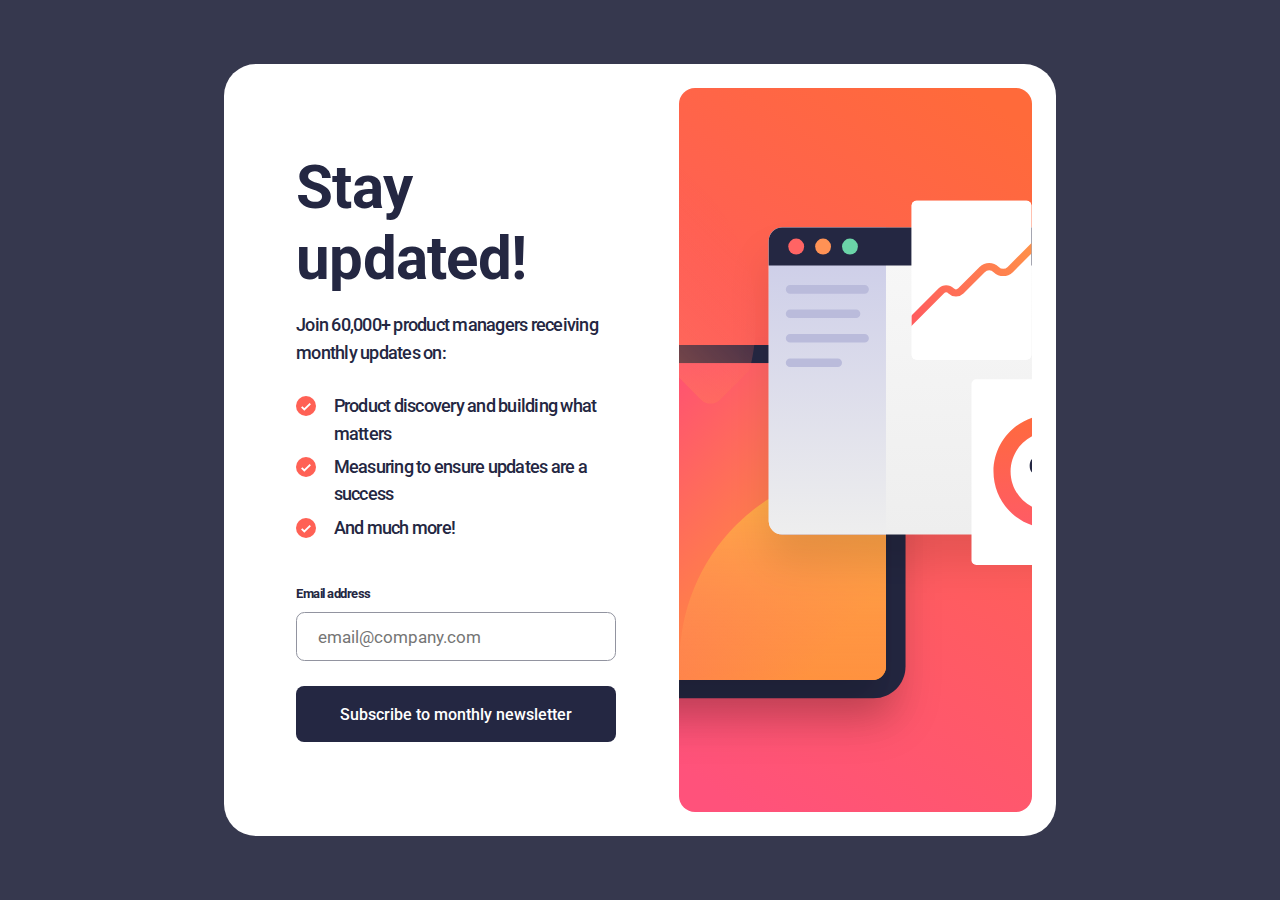
<file: index.html>
<!DOCTYPE html>
<html lang="en">

<head>
  <meta charset="UTF-8">
  <meta name="viewport" content="width=device-width, initial-scale=1.0">
  <link rel="stylesheet" href="style.css">
  <link rel="shortcut icon" href="./images/favicon-32x32.png" type="image/x-icon">
  <title>Frontend Mentor | Newsletter sign-up form with success message</title>
</head>

<body>
  <div class="container">
    <main class="card">
      <div class="main-content">
        <div class="text-content">
          <h1 class="title">Stay updated!</h1>
          <p class="description">Join 60,000+ product managers receiving monthly updates on:</p>
          <ul>
            <li class="item">
              <img src="./images/icon-list.svg" alt="List icon" class="list-icon">
              <p class="item-text">Product discovery and building what matters</p>
            </li>
            <li class="item">
              <img src="./images/icon-list.svg" alt="List icon" class="list-icon">
              <p class="item-text">Measuring to ensure updates are a success</p>
            </li>
            <li class="item">
              <img src="./images/icon-list.svg" alt="List icon" class="list-icon">
              <p class="item-text">And much more!</p>
            </li>
          </ul>
        </div>
        <form action="./success.html" method="GET" id="form">
          <div class="label-container">
            <label for="email" id="email-label">Email address</label>
            <h3 class="error">Valid email required</h3>
          </div>
          <input type="email" name="email" id="email" placeholder="email@company.com">
          <button type="submit">Subscribe to monthly newsletter</button>
        </form>
      </div>
      <div class="img"></div>
    </main>
  </div>
  <script src="main.js"></script>
</body>

</html>
</file>
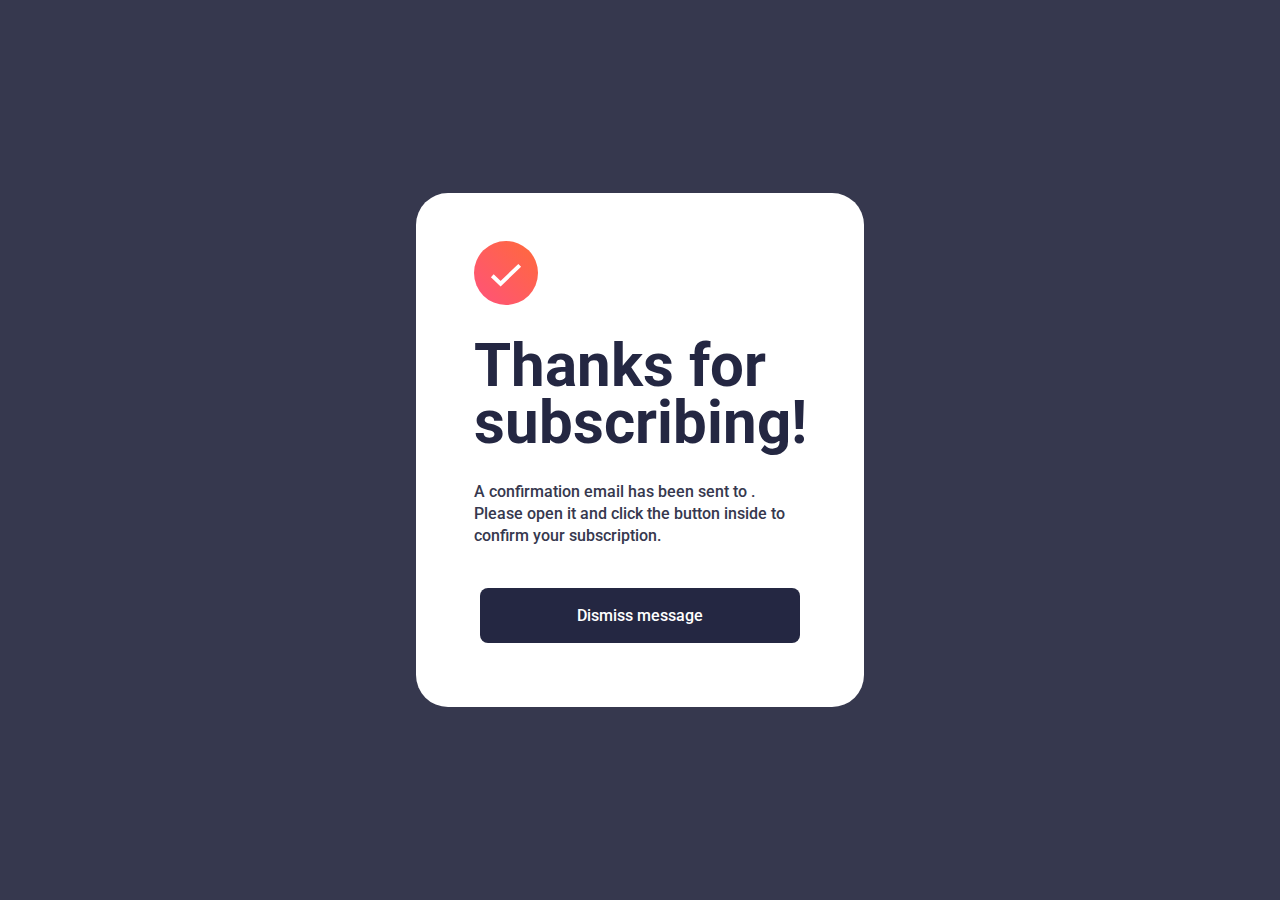
<file: success.html>
<!DOCTYPE html>
<html lang="en">

<head>
  <meta charset="UTF-8">
  <meta name="viewport" content="width=device-width, initial-scale=1.0">
  <link rel="stylesheet" href="style-success.css">
  <link rel="shortcut icon" href="./images/favicon-32x32.png" type="image/x-icon">
  <title>Frontend Mentor | Newsletter sign-up form with success message</title>
</head>

<body>
  <div class="container">
    <main class="card">
      <div class="content">
        <img src="./images/icon-success.svg" alt="Success icon">
        <h1 class="title">Thanks for subscribing!</h1>
        <p class="description">A confirmation email has been sent to <span id="user-email"></span>.
          Please open it and click the button inside to confirm your subscription.</p>
      </div>
      <button>Dismiss message</button>
    </main>
  </div>
  <script>
    const userEmail = document.querySelector("#user-email");
    const params = new URLSearchParams(window.location.search);
    const email = params.get("email");

    userEmail.textContent = email;
  </script>
</body>

</html>
</file>
<file: style.css>
@import url('https://fonts.googleapis.com/css2?family=Roboto:wght@400;500;700&display=swap');

:root {
  --tomato: hsl(4, 100%, 67%);
  --dark-slate-grey: hsl(234, 29%, 20%);
  --charcoal-grey: hsl(235, 18%, 26%);
  --grey: hsl(231, 7%, 60%);
  --white: hsl(0, 0%, 100%);
}

* {
  font-family: 'Roboto', sans-serif;
  padding: 0;
  margin: 0;
  box-sizing: border-box;
  text-decoration: none;
  list-style: none;
}

body {
  font-size: 16px;
}

img {
  display: block;
  max-width: 100%;
}

.card {
  display: flex;
  flex-direction: column-reverse;
  justify-content: flex-end;
  min-height: 100dvh;
}

.success {
  flex-direction: column;
}

.img {
  background: url('./images/illustration-sign-up-mobile.svg');
  background-position: bottom;
  background-repeat: no-repeat;
  background-size: cover;
  height: 18.25em;
  border-radius: 0 0 1em 1em;
}

.main-content {
  padding: 0 1.5em;
}

.text-content {
  color: var(--dark-slate-grey);
}

.title {
  font-size: 2.5rem;
  margin: 0.85em 0 0.45em 0;
}

.description {
  font-size: 0.95rem;
  line-height: 155%;
  font-weight: 500;
  margin-bottom: 1.15em;
}

ul {
  margin-bottom: 2.75em;
}

.item {
  display: flex;
  flex-direction: row;
  align-items: flex-start;
  font-weight: 500;
  line-height: 155%;
  font-size: 1rem;
  margin-bottom: 0.5em;
}

.list-icon {
  margin-top: 0.15em;
}

.item-text {
  margin-left: 1em;
}

.label-container {
  display: flex;
  justify-content: space-between;
  align-items: flex-end;
}

#email-label {
  color: var(--dark-slate-grey);
  font-weight: 700;
  font-size: 0.75rem;
}

.error {
  color: var(--tomato);
  font-weight: 700;
  font-size: 0.75rem;
  display: none;
}

input {
  width: 100%;
  border-radius: 0.5em;
  font-size: 1rem;
  border: 1px solid var(--grey);
  outline: var(--grey);
  padding: 1em 1.5em;
  margin: 0.65em 0 1.75em 0;
  color: var(--dark-slate-grey);
}

.input-error {
  border: 1px solid var(--tomato);
  background-color: hsl(4.8deg 100% 95.1%);
  color: var(--tomato);
  outline: hsl(4.8deg 100% 95.1%);
}

.error-focus {
  border: 1px solid var(--tomato);
}

button {
  width: 100%;
  background-color: var(--dark-slate-grey);
  color: var(--white);
  font-weight: 500;
  border-radius: 0.5em;
  border: none;
  padding: 1.15em 0;
  font-size: 1rem;
  margin-bottom: 2.35em;
}

@media all and (min-width: 900px) {
  img {
    width: 1rem;
  }

  .container {
    background-color: var(--charcoal-grey);
    display: flex;
    align-items: center;
    justify-content: center;
    min-height: 100dvh;
  }

  .card {
    width: 65%;
    background-color: var(--white);
    border-radius: 2em;
    flex-direction: row;
    justify-content: space-between;
    min-height: unset;
    padding: 1.5em;
  }

  .main-content {
    height: unset;
    width: 47%;
    padding: 4em 0 2em 3em;
  }

  .img {
    height: unset;
    width: 45%;
    background-image: url('./images/illustration-sign-up-desktop.svg');
    border-radius: 1em;
  }

  .title {
    font-size: 3.75rem;
    margin: 0;
    margin-bottom: 0.3em;
    letter-spacing: -0.75px;
  }

  .description {
    font-size: 1.1rem;
    letter-spacing: -0.75px;
    margin-bottom: 1.5em;
  }

  .item {
    font-size: 1.1rem;
    letter-spacing: -0.75px;
    margin-bottom: 0.35em;
  }

  img {
    width: 1.25rem;
  }

  #email-label {
    letter-spacing: -0.5px;
    font-size: 0.8rem;
  }

  input {
    font-size: 1.05rem;
    padding: 0.8em 1.25em;
    margin-bottom: 1.5em;
  }

  input:focus {
    border: 1px solid var(--dark-slate-grey);
  }

  button:hover {
    cursor: pointer;
    background: linear-gradient(hsl(350.41deg 100% 66.86%), var(--tomato));
  }
}
</file>
<file: style-success.css>
@import url('https://fonts.googleapis.com/css2?family=Roboto:wght@400;500;700&display=swap');

:root {
  --tomato: hsl(4, 100%, 67%);
  --dark-slate-grey: hsl(234, 29%, 20%);
  --charcoal-grey: hsl(235, 18%, 26%);
  --grey: hsl(231, 7%, 60%);
  --white: hsl(0, 0%, 100%);
}

* {
  font-family: 'Roboto', sans-serif;
  padding: 0;
  margin: 0;
  box-sizing: border-box;
  text-decoration: none;
  list-style: none;
}

body {
  font-size: 16px;
}

img {
  display: block;
  max-width: 100%;
  margin-bottom: 2em;
}

.card {
  display: flex;
  flex-direction: column;
  align-items: center;
  justify-content: space-between;
  padding: 9.75em 1.5em 2.5em 1.5em;
  min-height: 100dvh;
}

.title {
  font-size: 2.5rem;
  color: var(--dark-slate-grey);
  font-weight: 700;
  line-height: 95%;
  margin-bottom: 0.5em;
}

.description {
  font-weight: 500;
  color: var(--charcoal-grey);
  font-size: 0.95rem;
  letter-spacing: 0.5px;
  line-height: 135%;
}

#user-email {
  font-weight: 700;
}

button {
  width: 100%;
  background-color: var(--dark-slate-grey);
  color: var(--white);
  font-weight: 500;
  border-radius: 0.5em;
  border: none;
  padding: 1.15em 0;
  font-size: 1rem;
}

@media all and (min-width: 900px) {
  .container {
    min-height: 100dvh;
    background-color: var(--charcoal-grey);
    display: flex;
    align-items: center;
    justify-content: center;
  }

  .card {
    width: 35%;
    background-color: var(--white);
    border-radius: 2em;
    min-height: unset;
    padding: 3em 4em;
  }

  .title {
    font-size: 3.75rem;
  }

  .description {
    font-size: 1.02rem;
    letter-spacing: 0;
    margin-bottom: 2.5em;
  }

  button {
    margin-bottom: 1em;
  }

  button:hover {
    cursor: pointer;
    background: linear-gradient(hsl(350.41deg 100% 66.86%), var(--tomato));
  }
}
</file>
